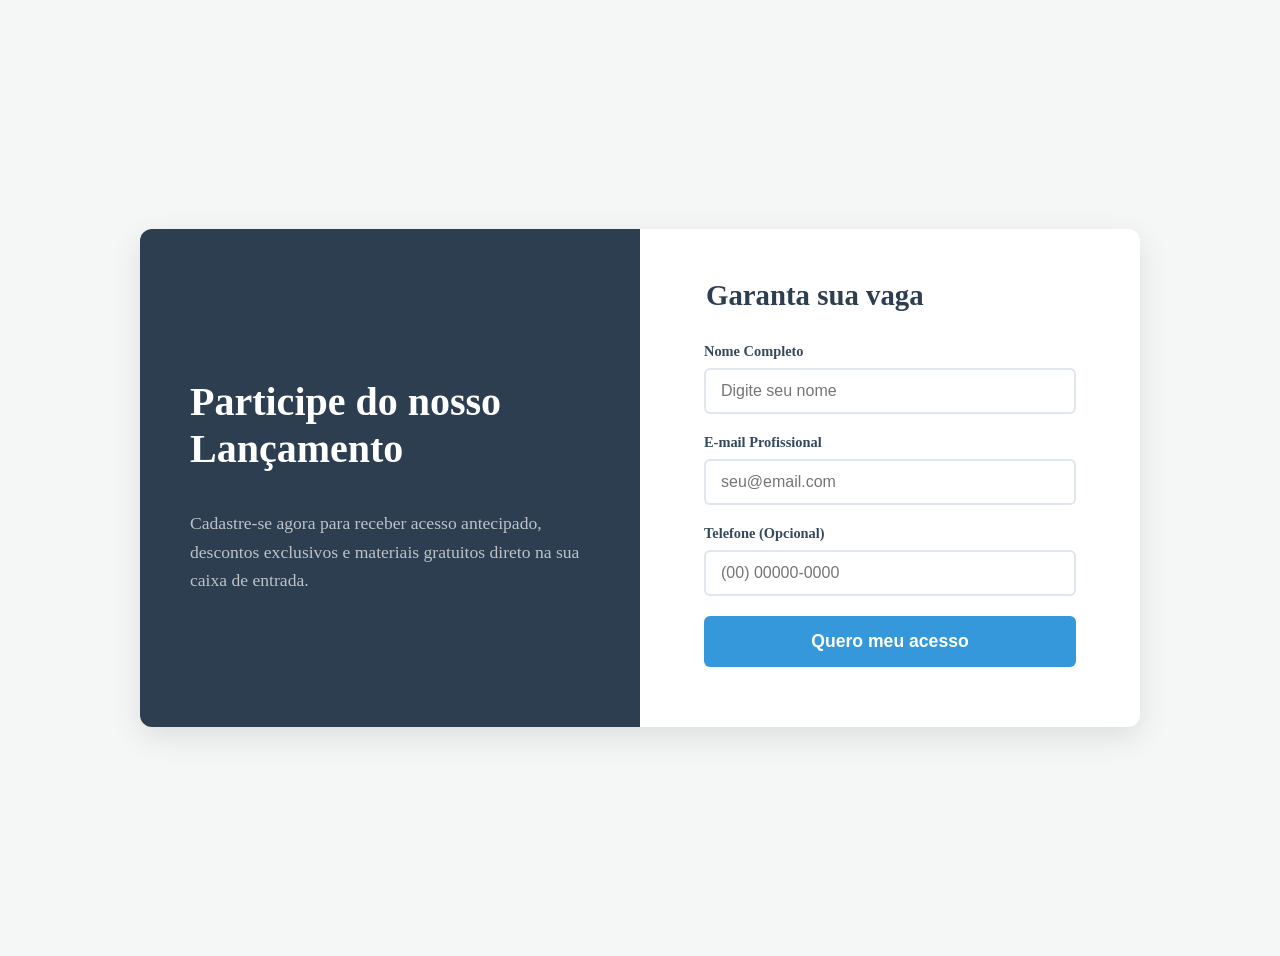
<file: Site2/index.html>
<!DOCTYPE html>
<html lang="pt-BR">

<head>
    <meta charset="UTF-8">
    <meta name="viewport" content="width=device-width, initial-scale=1.0">
    <title>Hotsite - Lançamento Exclusivo</title>
    <link rel="stylesheet" href="style.css">
</head>

<body>
    <main class="hotsite-container"> <!-- Coluna de Informação (Esquerda) -->
        <section class="hotsite-info">
            <h1>Participe do nosso Lançamento</h1>
            <p>Cadastre-se agora para receber acesso antecipado, descontos exclusivos e materiais gratuitos direto na
                sua caixa de entrada.</p>
        </section> <!-- Coluna do Formulário (Direita) -->
        <section class="hotsite-form-wrapper">
            <form action="#" method="POST" class="cadastro-form">
                <fieldset>
                    <legend>Garanta sua vaga</legend>
                    <div class="input-group"> <label for="nome">Nome Completo</label> <input type="text" id="nome"
                            name="nome" required placeholder="Digite seu nome"> </div>
                    <div class="input-group"> <label for="email">E-mail Profissional</label> <input type="email"
                            id="email" name="email" required placeholder="seu@email.com"> </div>
                    <div class="input-group"> <label for="telefone">Telefone (Opcional)</label> <input type="tel"
                            id="telefone" name="telefone" placeholder="(00) 00000-0000"> </div> <button type="submit"
                        class="btn-submit">Quero meu acesso</button>
                </fieldset>
            </form>
        </section>
    </main>
</body>

</html>
</file>
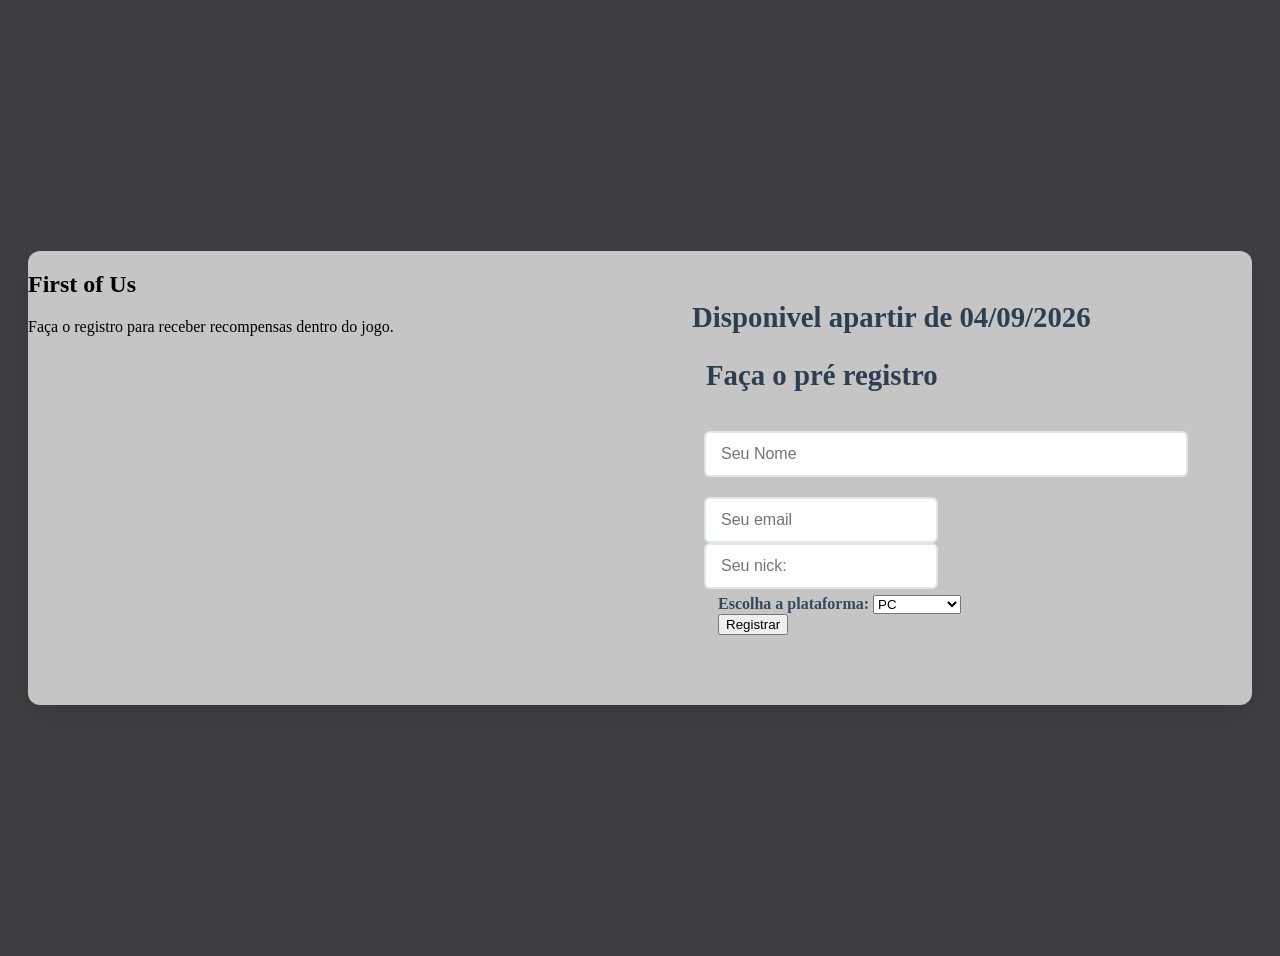
<file: Site2/index2.html>
<!DOCTYPE html>
<html lang="pt-BR" <head>
<meta charset="UTF-8">
<meta name="viewport" content="width=device-width, initial-scale=1.0">
<title>Pré Venda The First of Us</title>
<link rel="stylesheet" href="style2.css">
</head>

<body>
    <main class="hotsite-container">
        <section>
            <h1>First of Us</h1>
            <p>Faça o registro para receber recompensas dentro do jogo.</p>
        </section>
        <section class="hotsite-form-wrapper">
            <form action="#" method="POST" class="cadastro-form">
                <legend>Disponivel apartir de 04/09/2026</legend>
                <fieldset>
                    <legend>Faça o pré registro</legend>

                    <div class="input-group"><label for="nome"></label> <input type="text" id="nome" name="nome"
                            required placeholder="Seu Nome"> </div>

                    <div class="email"><label for="email"> </label> <input type="email" id="email" name="email" required
                            placeholder="Seu email"></div>

                    <div class="nickname"> <label for="nickname"></label><input type="text" id="nickname"
                            name="nickname" required placeholder="Seu nick:"></div>

                    <section>
                        <fieldset>
                            <div>
                                <label for="plataforma">Escolha a plataforma:</label>
                                <select id="plataforma" name="plataforma">
                                    <option value="PC" selected>PC</option>
                                    <option value="Playstation">Playstation</option>
                                    <option value="Xbox">Xbox</option>
                                    <option value="Nintendo">Nintendo</option>
                                </select>
                            </div>
                            
                            <div><button type="button">Registrar</button></div>
                        </fieldset>
                    </section>
                    </div>
                </fieldset>
        </section>

</body>
</file>
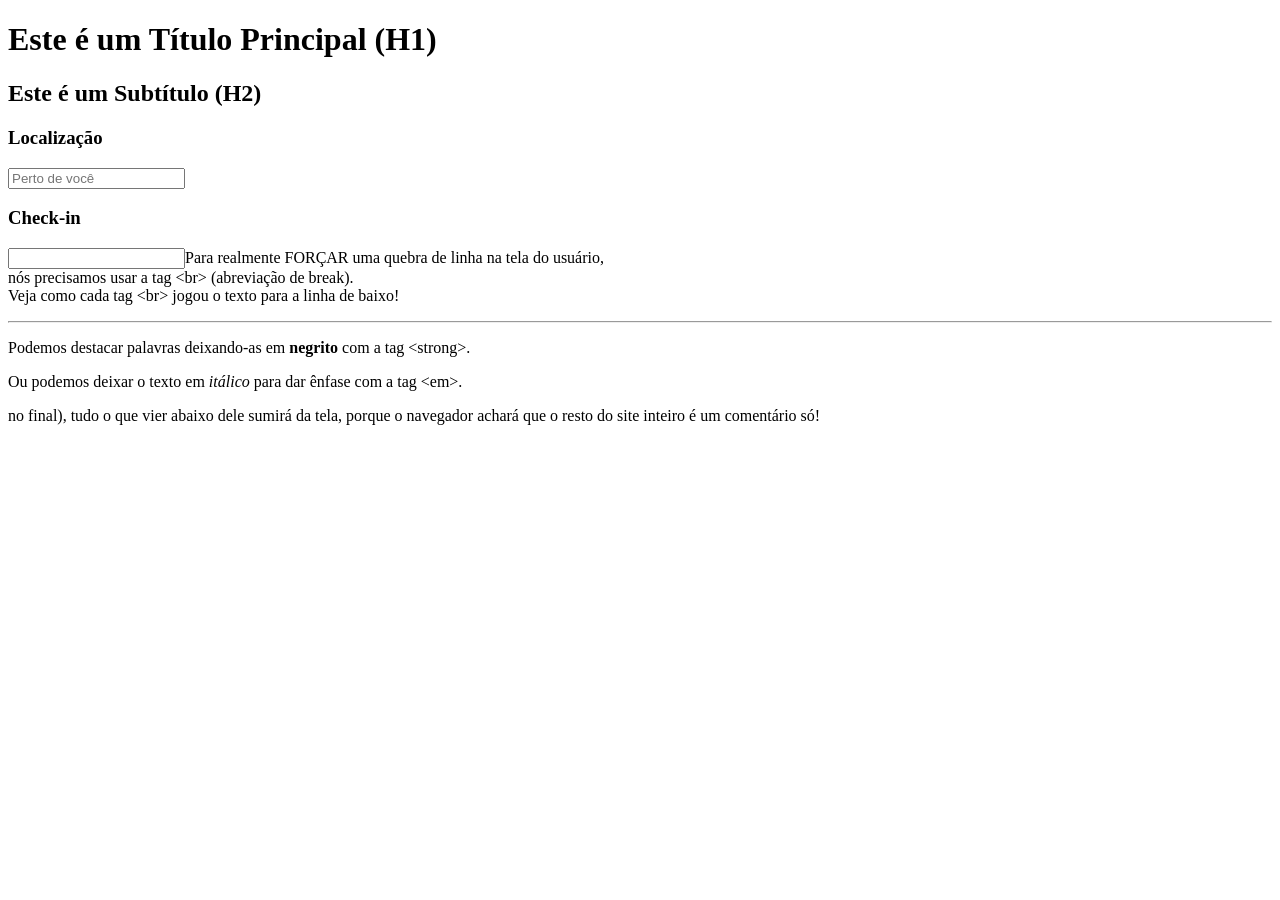
<file: src/exemplo2.html>
<!DOCTYPE html>
<html lang="pt-BR">

<head>
    <meta charset="UTF-8">
    <meta name="viewport" content="width=device-width, initial-scale=1.0">
    <title>Explicação Detalhada de HTML</title>
</head>

<body>
    <h1>Este é um Título Principal (H1)</h1>
    <h2>Este é um Subtítulo (H2)</h2>
    <h3>Localização</h3>
    <input type="Localização" placeholder="Perto de você">
    <h3>Check-in</h3>
    <input type=""



    <p>Para realmente FORÇAR uma quebra de linha na tela do usuário,<br>
        nós precisamos usar a tag &lt;br&gt; (abreviação de break).<br>
        Veja como cada tag &lt;br&gt; jogou o texto para a linha de baixo!</p>
    <hr>
    <p>Podemos destacar palavras deixando-as em <strong>negrito</strong> com a tag &lt;strong&gt;.</p>
    <p>Ou podemos deixar o texto em <em>itálico</em> para dar ênfase com a tag &lt;em&gt;.</p>


    no final),
    tudo o que vier abaixo dele sumirá da tela, porque o navegador achará que o resto do site inteiro é um comentário
    só!

</body>

</html>
</file>
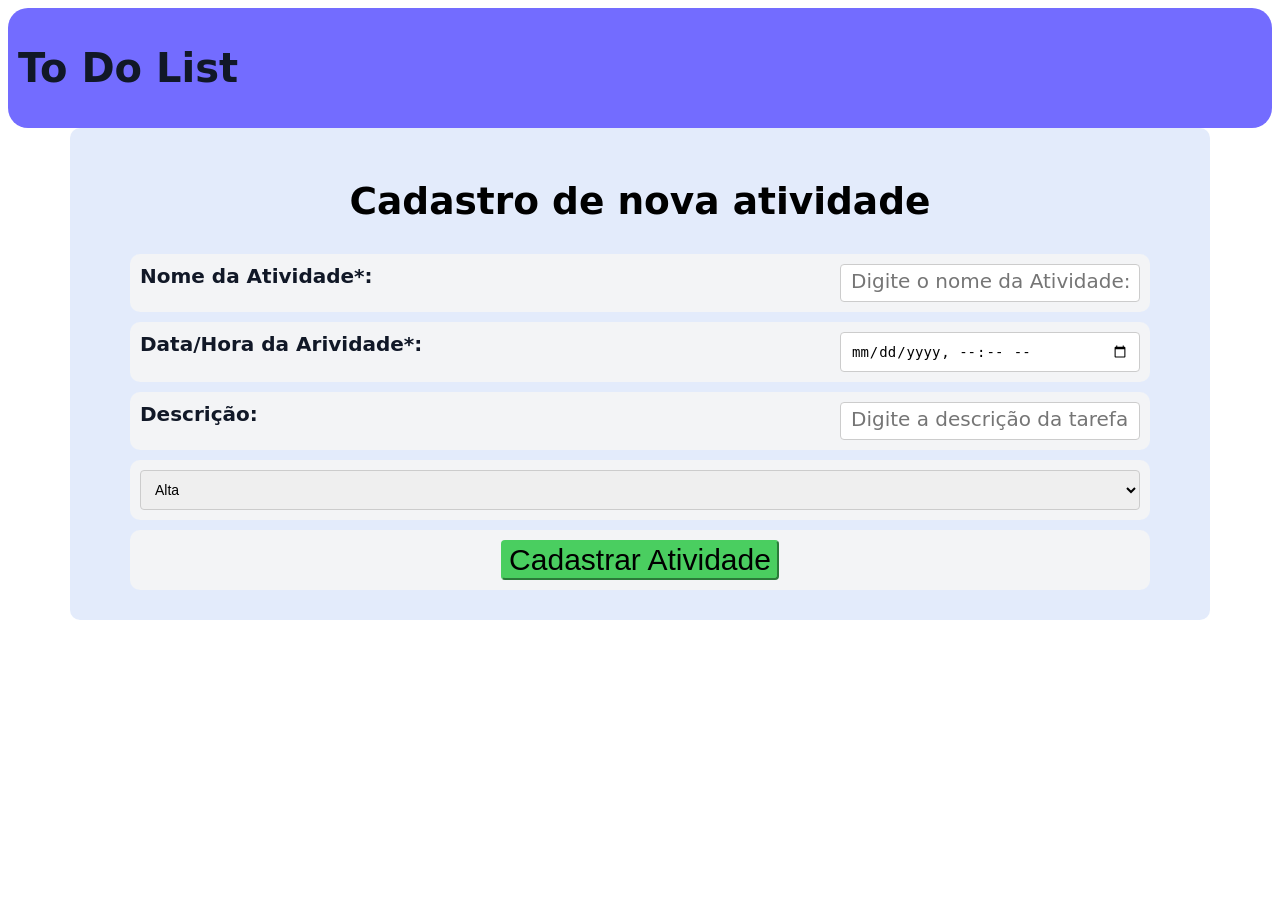
<file: To-DoList/ToDoSite.html>
<!DOCTYPE html>
<html lang="pt-BR">
<head>
    <meta charset="UTF-8">
    <meta name="viewport" content=""width=device-width, initial-scale="1.0">
    <title>To Do List</title>
    <link rel="stylesheet" href="style.css">
</head>

<body>
     <header class="topo">
        <h1>To Do List</h1>
     </header>

     <main class="container">
        <section id="cadastro">
            <h2>Cadastro de nova atividade</h2>
            <form id="formCadastro">

                <div class="form-group">
                    <label>Nome da Atividade*:</label>
                    <input type="text" id="nome" class="obrigatorio" placeholder="Digite o nome da Atividade:">
                </div>

                <div class="form-group">
                    <label for ="DataHora">Data/Hora da Arividade*:</label>
                    <input type="datetime-local" id="data-hora" name="data-hora">
                </div>

                <div class="form-group">
                    <label>Descrição:</label>
                    <input type="text" id="desc" class="opcional" placeholder="Digite a descrição da tarefa:">
                </div>

                <div class="form-group">
                    <select type="opções">
                        <option value="Selecione a prioridade...">Selecione a prioridade...</option>
                        <option value="Minima" selected>Minima</option>
                        <option value="Moderada" selected>Moderada</option>
                        <option value="Alta" selected>Alta</option>
                    </select>
                </div>
                
                <div class="form-group">
                    <button type="submit">Cadastrar Atividade</button>
                </div>

            </form>
        </section>
     </main>
</body>
</html>
</file>
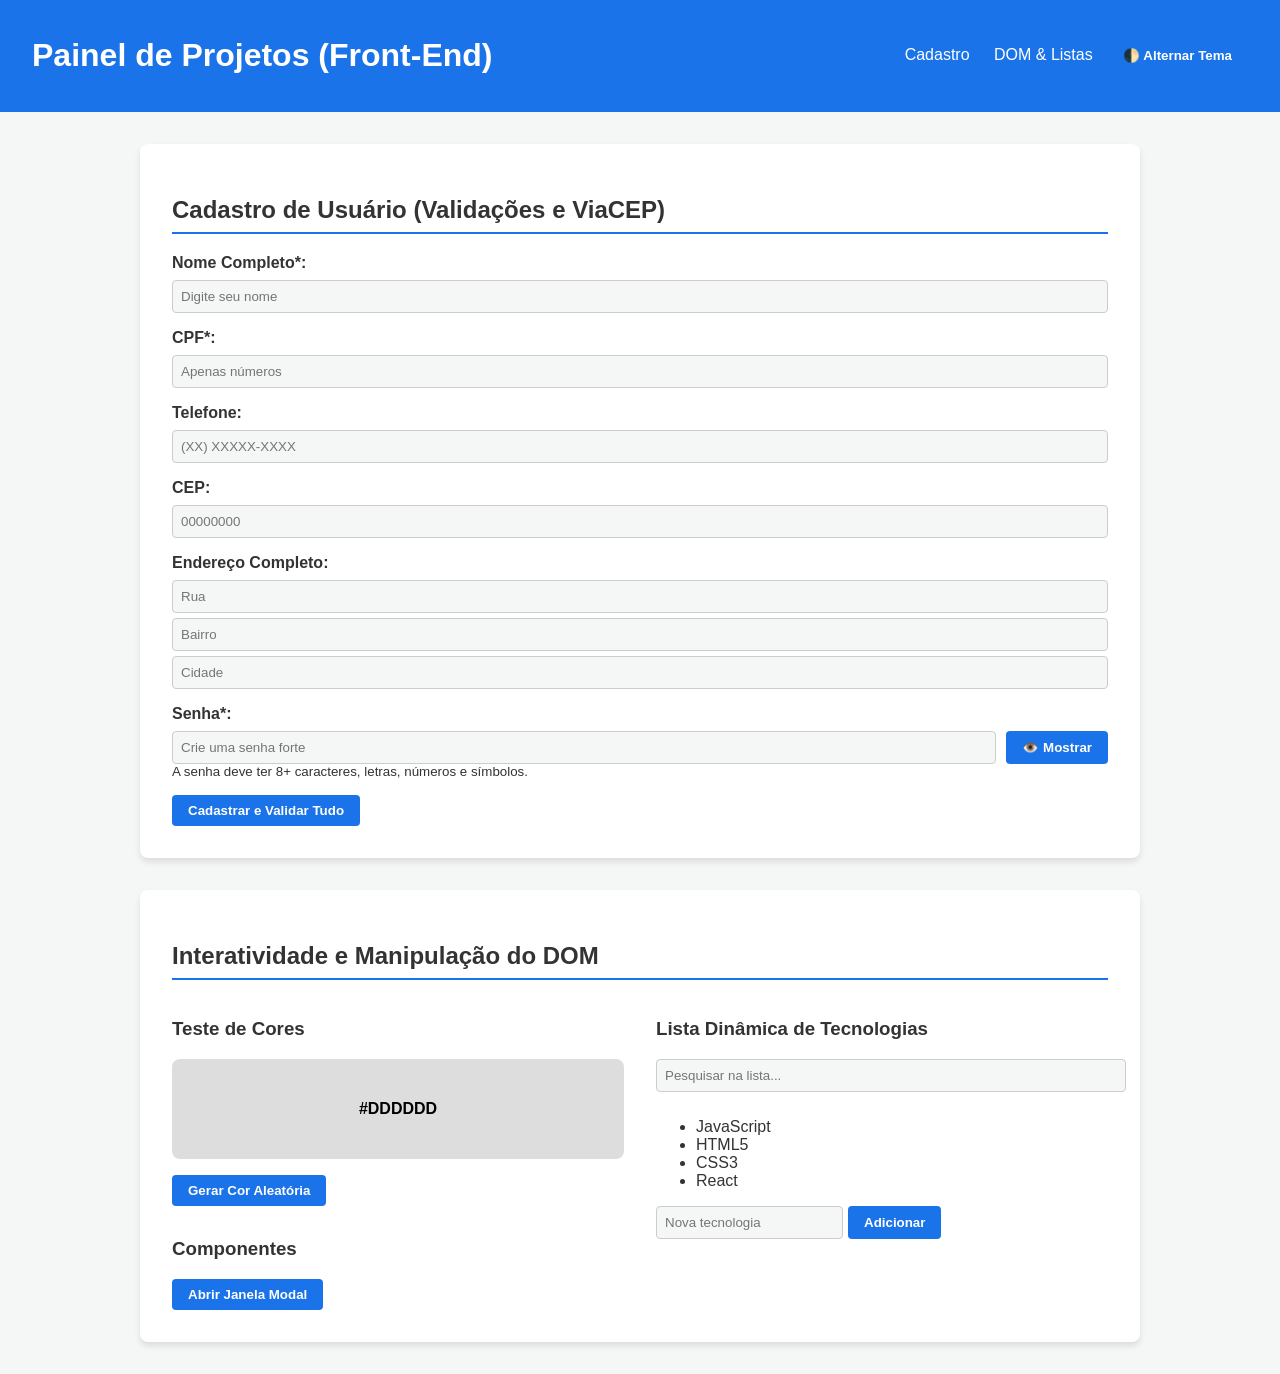
<file: To-DoList/Tiao e-commerce/exemplosTDS.html>
<!DOCTYPE html>
<html lang="pt-BR">
<head>
    <meta charset="UTF-8">
    <meta name="viewport" content="width=device-width, initial-scale=1.0">
    <title>Laboratório Front-End: Projetos</title>
    <style>
        :root {
            --bg-color: #f4f7f6;
            --text-color: #333;
            --primary-color: #1a73e8;
            --card-bg: #fff;
            --border-color: #ccc;
        }

        /* Dark Mode Variables */
        body.dark-theme {
            --bg-color: #121212;
            --text-color: #e0e0e0;
            --primary-color: #bb86fc;
            --card-bg: #1e1e1e;
            --border-color: #333;
        }

        body {
            font-family: 'Segoe UI', Tahoma, Geneva, Verdana, sans-serif;
            background-color: var(--bg-color);
            color: var(--text-color);
            margin: 0;
            padding: 0;
            transition: background-color 0.3s, color 0.3s;
        }

        header {
            background-color: var(--primary-color);
            color: white;
            padding: 1rem 2rem;
            display: flex;
            justify-content: space-between;
            align-items: center;
            position: sticky;
            top: 0;
            z-index: 100;
        }

        nav a {
            color: white;
            margin: 0 10px;
            text-decoration: none;
            cursor: pointer;
        }

        main {
            max-width: 1000px;
            margin: 2rem auto;
            padding: 0 1rem;
        }

        section {
            background-color: var(--card-bg);
            padding: 2rem;
            margin-bottom: 2rem;
            border-radius: 8px;
            box-shadow: 0 4px 6px rgba(0,0,0,0.1);
        }

        h2 { border-bottom: 2px solid var(--primary-color); padding-bottom: 0.5rem; }

        /* Formulários */
        .form-group { margin-bottom: 1rem; display: flex; flex-direction: column; }
        label { margin-bottom: 0.5rem; font-weight: bold; }
        input {
            padding: 0.5rem;
            border: 1px solid var(--border-color);
            border-radius: 4px;
            background-color: var(--bg-color);
            color: var(--text-color);
        }
        input.error { border-color: red; }
        .password-container { display: flex; gap: 10px; }
        .password-container input { flex-grow: 1; }

        button {
            background-color: var(--primary-color);
            color: white;
            border: none;
            padding: 0.5rem 1rem;
            border-radius: 4px;
            cursor: pointer;
            font-weight: bold;
            transition: opacity 0.2s;
        }
        button:hover { opacity: 0.8; }

        /* Lista e Filtro */
        #listaAlunos { list-style: none; padding: 0; }
        #listaAlunos li {
            padding: 0.5rem;
            border-bottom: 1px solid var(--border-color);
            display: flex;
            justify-content: space-between;
        }

        /* Modal */
        .modal-overlay {
            display: none;
            position: fixed;
            top: 0; left: 0; width: 100%; height: 100%;
            background-color: rgba(0,0,0,0.5);
            z-index: 1000;
        }
        .modal-content {
            background-color: var(--card-bg);
            margin: 10% auto;
            padding: 2rem;
            width: 50%;
            border-radius: 8px;
            position: relative;
        }
        .close-btn { position: absolute; top: 10px; right: 10px; cursor: pointer; font-size: 1.5rem; }

        /* Caixa de Cor Aleatória */
        #colorBox {
            width: 100%; height: 100px;
            background-color: #ddd;
            border-radius: 8px;
            display: flex; align-items: center; justify-content: center;
            margin-bottom: 1rem; font-weight: bold; color: #000;
        }
    </style>
</head>
<body>

    <header>
        <h1>Painel de Projetos (Front-End)</h1>
        <nav>
            <a onclick="rolarPara('cadastro')">Cadastro</a>
            <a onclick="rolarPara('interativo')">DOM & Listas</a>
            <button onclick="alternarTema()">🌓 Alternar Tema</button>
        </nav>
    </header>

    <main>
        <!-- SEÇÃO 1: FORMULÁRIO COM VALIDAÇÕES E API -->
        <section id="cadastro">
            <h2>Cadastro de Usuário (Validações e ViaCEP)</h2>
            <form id="formCadastro" onsubmit="validarFormulario(event)">
                <div class="form-group">
                    <label>Nome Completo*:</label>
                    <input type="text" id="nome" class="obrigatorio" placeholder="Digite seu nome">
                </div>
                
                <div class="form-group">
                    <label>CPF*:</label>
                    <input type="text" id="cpf" class="obrigatorio" placeholder="Apenas números" maxlength="11" onkeypress="apenasNumeros(event)" onblur="checarCPF()">
                    <small id="cpfFeedback" style="color:red; display:none;">CPF Inválido!</small>
                </div>

                <div class="form-group">
                    <label>Telefone:</label>
                    <input type="text" id="telefone" placeholder="(XX) XXXXX-XXXX" oninput="aplicarMascaraTelefone(event)">
                </div>

                <div class="form-group">
                    <label>CEP:</label>
                    <input type="text" id="cep" placeholder="00000000" maxlength="8" onblur="buscarCEP(this.value)">
                </div>

                <div class="form-group">
                    <label>Endereço Completo:</label>
                    <input type="text" id="rua" placeholder="Rua" readonly>
                    <input type="text" id="bairro" placeholder="Bairro" readonly style="margin-top:5px;">
                    <input type="text" id="cidade" placeholder="Cidade" readonly style="margin-top:5px;">
                </div>

                <div class="form-group">
                    <label>Senha*:</label>
                    <div class="password-container">
                        <input type="password" id="senha" class="obrigatorio" placeholder="Crie uma senha forte" onkeyup="checarForcaSenha()">
                        <button type="button" onclick="alternarVisibilidadeSenha('senha')">👁️ Mostrar</button>
                    </div>
                    <small id="senhaFeedback">A senha deve ter 8+ caracteres, letras, números e símbolos.</small>
                </div>

                <button type="submit">Cadastrar e Validar Tudo</button>
            </form>
        </section>

        <!-- SEÇÃO 2: MANIPULAÇÃO DE DOM, EVENTOS E CORES -->
        <section id="interativo">
            <h2>Interatividade e Manipulação do DOM</h2>
            
            <div style="display: flex; gap: 2rem;">
                <!-- Cores e Modais -->
                <div style="flex: 1;">
                    <h3>Teste de Cores</h3>
                    <div id="colorBox">#DDDDDD</div>
                    <button onclick="mudarCorCaixa()">Gerar Cor Aleatória</button>
                    
                    <h3 style="margin-top: 2rem;">Componentes</h3>
                    <button onclick="toggleModal('meuModal')">Abrir Janela Modal</button>
                </div>

                <!-- Lista Dinâmica -->
                <div style="flex: 1;">
                    <h3>Lista Dinâmica de Tecnologias</h3>
                    <input type="text" id="buscaLista" placeholder="Pesquisar na lista..." onkeyup="filtrarLista()" style="width: 100%; margin-bottom: 10px;">
                    
                    <ul id="listaTecnologias">
                        <li>JavaScript</li>
                        <li>HTML5</li>
                        <li>CSS3</li>
                        <li>React</li>
                    </ul>
                    
                    <div style="display: flex; gap: 5px; margin-top: 10px;">
                        <input type="text" id="novaTecnologia" placeholder="Nova tecnologia">
                        <button onclick="adicionarItem()">Adicionar</button>
                    </div>
                </div>
            </div>
        </section>
    </main>

    <!-- MODAL (Oculto por padrão) -->
    <div id="meuModal" class="modal-overlay">
        <div class="modal-content">
            <span class="close-btn" onclick="toggleModal('meuModal')">&times;</span>
            <h2>Informação Importante</h2>
            <p>Este é um modal criado puramente com HTML, CSS e JavaScript Vanilla. Excelente para exibir alertas, formulários de edição ou detalhes sem sair da página atual.</p>
            <button onclick="toggleModal('meuModal')">Entendi</button>
        </div>
    </div>

    <!-- SCRIPT JAVASCRIPT -->
    <script>
        // --- 1. MODO ESCURO (Dark Mode) ---
        function alternarTema() {
            document.body.classList.toggle('dark-theme');
        }

        // --- 2. SCROLL SUAVE ---
        function rolarPara(id) {
            document.getElementById(id).scrollIntoView({ behavior: 'smooth' });
        }

        // --- 3. VALIDAÇÕES E MÁSCARAS ---
        function apenasNumeros(event) {
            if (!/^[0-9]$/.test(event.key)) {
                event.preventDefault();
            }
        }

        function aplicarMascaraTelefone(event) {
            let valor = event.target.value.replace(/\D/g, '');
            if (valor.length > 11) valor = valor.slice(0, 11);
            if (valor.length > 2) valor = `(${valor.substring(0, 2)}) ${valor.substring(2)}`;
            if (valor.length > 9) valor = `${valor.substring(0, 10)}-${valor.substring(10)}`;
            event.target.value = valor;
        }

        function validarCpfLogica(cpf) {
            cpf = cpf.replace(/[^\d]+/g, ''); 
            if (cpf.length !== 11 || /^(\d)\1+$/.test(cpf)) return false;
            let soma = 0, resto;
            for (let i = 1; i <= 9; i++) soma += parseInt(cpf.substring(i - 1, i)) * (11 - i);
            resto = (soma * 10) % 11;
            if (resto == 10 || resto == 11) resto = 0;
            if (resto != parseInt(cpf.substring(9, 10))) return false;
            soma = 0;
            for (let i = 1; i <= 10; i++) soma += parseInt(cpf.substring(i - 1, i)) * (12 - i);
            resto = (soma * 10) % 11;
            if (resto == 10 || resto == 11) resto = 0;
            return resto == parseInt(cpf.substring(10, 11));
        }

        function checarCPF() {
            const input = document.getElementById('cpf');
            const feedback = document.getElementById('cpfFeedback');
            if (input.value && !validarCpfLogica(input.value)) {
                input.classList.add('error');
                feedback.style.display = 'block';
            } else {
                input.classList.remove('error');
                feedback.style.display = 'none';
            }
        }

        function alternarVisibilidadeSenha(id) {
            const input = document.getElementById(id);
            input.type = input.type === "password" ? "text" : "password";
        }

        function checarForcaSenha() {
            const senha = document.getElementById('senha').value;
            const feedback = document.getElementById('senhaFeedback');
            const regex = /^(?=.*[a-z])(?=.*[A-Z])(?=.*\d)(?=.*[@$!%*?&])[A-Za-z\d@$!%*?&]{8,}$/;
            
            if(senha.length === 0) {
                feedback.style.color = 'inherit';
                feedback.innerText = "A senha deve ter 8+ caracteres, letras, números e símbolos.";
            } else if (regex.test(senha)) {
                feedback.style.color = 'green';
                feedback.innerText = "✓ Senha Forte!";
            } else {
                feedback.style.color = 'orange';
                feedback.innerText = "⚠️ Senha fraca. Siga os requisitos.";
            }
        }

        // --- 4. CONSUMO DE API (ViaCEP) ---
        async function buscarCEP(cep) {
            const cepLimpo = cep.replace(/\D/g, '');
            if (cepLimpo.length === 8) {
                try {
                    const response = await fetch(`https://viacep.com.br/ws/${cepLimpo}/json/`);
                    const data = await response.json();
                    if (!data.erro) {
                        document.getElementById('rua').value = data.logradouro;
                        document.getElementById('bairro').value = data.bairro;
                        document.getElementById('cidade').value = data.localidade + ' - ' + data.uf;
                    } else {
                        alert("CEP não encontrado!");
                    }
                } catch (error) {
                    console.error("Erro na busca:", error);
                }
            }
        }

        // --- 5. VALIDAÇÃO FINAL DO FORMULÁRIO ---
        function validarFormulario(event) {
            event.preventDefault(); // Evita o reload da página
            const campos = document.querySelectorAll('.obrigatorio');
            let formValido = true;

            campos.forEach(campo => {
                if (campo.value.trim() === '') {
                    campo.classList.add('error');
                    formValido = false;
                } else {
                    campo.classList.remove('error');
                }
            });

            if(!validarCpfLogica(document.getElementById('cpf').value)) formValido = false;

            if (formValido) {
                alert("Formulário validado e enviado com sucesso!");
                document.getElementById('formCadastro').reset(); // Limpa o formulário
            } else {
                alert("Por favor, preencha todos os campos obrigatórios corretamente.");
            }
        }

        // --- 6. MANIPULAÇÃO DE DOM E CORES ---
        function gerarCorAleatoria() {
            const letras = '0123456789ABCDEF';
            let cor = '#';
            for (let i = 0; i < 6; i++) cor += letras[Math.floor(Math.random() * 16)];
            return cor;
        }

        function mudarCorCaixa() {
            const box = document.getElementById('colorBox');
            const novaCor = gerarCorAleatoria();
            box.style.backgroundColor = novaCor;
            box.innerText = novaCor;
        }

        function toggleModal(id) {
            const modal = document.getElementById(id);
            modal.style.display = modal.style.display === "block" ? "none" : "block";
        }

        function adicionarItem() {
            const input = document.getElementById('novaTecnologia');
            const texto = input.value.trim();
            if (texto !== "") {
                const li = document.createElement('li');
                li.innerText = texto;
                
                // Adiciona um botão de remover dinamicamente
                const btnRemover = document.createElement('button');
                btnRemover.innerText = 'X';
                btnRemover.style.padding = '2px 5px';
                btnRemover.style.backgroundColor = 'red';
                btnRemover.onclick = function() { li.remove(); };
                
                li.appendChild(btnRemover);
                document.getElementById('listaTecnologias').appendChild(li);
                input.value = ""; // Limpa o input
            }
        }

        function filtrarLista() {
            const filtro = document.getElementById('buscaLista').value.toLowerCase();
            const lis = document.getElementById('listaTecnologias').getElementsByTagName('li');
            for (let i = 0; i < lis.length; i++) {
                const texto = lis[i].textContent || lis[i].innerText;
                // Ajuste para não pesquisar o "X" do botão de remover
                const textoLimpo = texto.replace('X', '').trim();
                lis[i].style.display = textoLimpo.toLowerCase().includes(filtro) ? "" : "none";
            }
        }
    </script>
</body>
</html>
</file>
<file: Site2/style.css>
style.css

/* --- Reset e Variáveis --- */
* {
    margin: 0;
    padding: 0;
    box-sizing: border-box;
    font-family: 'Segoe UI', Tahoma, Geneva, Verdana, sans-serif;
}

body {
    background-color: #f4f7f6;
    display: flex;
    justify-content: center;
    align-items: center;
    min-height: 100vh;
    padding: 20px;
}

/* --- Layout Flexível com CSS Grid --- */
.hotsite-container {
    background: #ffffff;
    max-width: 1000px;
    width: 100%;
    border-radius: 12px;
    box-shadow: 0 10px 30px rgba(0, 0, 0, 0.1);
    display: grid;
    grid-template-columns: 1fr 1fr;
    /* Duas colunas iguais no desktop */
    overflow: hidden;
}

/* Coluna de Texto */
.hotsite-info {
    background: #2c3e50;
    color: #ffffff;
    padding: 50px;
    display: flex;
    flex-direction: column;
    justify-content: center;
}

.hotsite-info h1 {
    font-size: 2.5rem;
    margin-bottom: 20px;
}

.hotsite-info p {
    font-size: 1.1rem;
    line-height: 1.6;
    color: #bdc3c7;
}

/* --- Estilização Avançada de Formulários --- */
.hotsite-form-wrapper {
    padding: 50px;
}

fieldset {
    border: none;
}

legend {
    font-size: 1.8rem;
    font-weight: bold;
    color: #2c3e50;
    margin-bottom: 25px;
}

.input-group {
    display: flex;
    flex-direction: column;
    /* Flexbox para empilhar label e input */
    margin-bottom: 20px;
}

label {
    font-size: 0.9rem;
    font-weight: 600;
    color: #34495e;
    margin-bottom: 8px;
}

input {
    padding: 12px 15px;
    border: 2px solid #e0e6ed;
    border-radius: 6px;
    font-size: 1rem;
    transition: all 0.3s ease;
    outline: none;
}

/* Feedback visual de foco (Acessibilidade + UI/UX) */
input:focus {
    border-color: #3498db;
    box-shadow: 0 0 0 3px rgba(52, 152, 219, 0.2);
}

/* Estilização do Botão */
.btn-submit {
    width: 100%;
    padding: 15px;
    background-color: #3498db;
    color: white;
    border: none;
    border-radius: 6px;
    font-size: 1.1rem;
    font-weight: bold;
    cursor: pointer;
    transition: background-color 0.3s ease, transform 0.1s ease;
}

.btn-submit:hover {
    background-color: #2980b9;
}

.btn-submit:active {
    transform: scale(0.98);
}

/* --- Responsividade (Media Queries) --- */
@media (max-width: 768px) {
    .hotsite-container {
        grid-template-columns: 1fr;
        /* Muda para 1 coluna no mobile */
    }

    .hotsite-info {
        padding: 40px 30px;
        text-align: center;
    }

    .hotsite-form-wrapper {
        padding: 40px 30px;
    }
}
</file>
<file: Site2/style2.css>
style2.css

*{
    margin: 0;
    padding: 0;
    box-sizing: border-box;
    font-family: 'Segoe UI', Tahoma, Geneva, verdana, sans-serif;
}

body{
    background-color: #3f3e42;
    display: flex;
    justify-content: center;
    align-items:center;
    min-height: 100vh;
    padding: 20px;
}

.hotsite-container{
    background: #c5c5c5;
    max-width: 1000;
    width: 100%;
    border-radius: 12px;
    box-shadow: 0 10px 30px rgba(0, 0, 0, 0.1);
    display: grid;
    grid-template-columns: 1fr 1fr;
    overflow: hidden;
}

.hotsite-info{
    background: #000000;
    color: #ffff;
    padding: 50px;
    display: flex;
    flex-direction: column;
    justify-content: center;
}

.hotsite-info h1 {
    font-size: 2.5rem;
    margin-bottom: 20px;
}

.hotsite-info p{
    font-size: 1.1rem;
    line-height: 1.6;
    color: #bdc3c7
}

.hotsite-form-wrapper{
    padding:50px;
}

fieldset{
    border: 50px;
}

legend{
    font-size: 1.8rem;
    font-weight: bold;
    color: #2c3e50;
    margin-bottom: 25px;
}

.input-group{
    display: flex;
    flex-direction: column;
    margin-bottom: 20px;
}

label{
    font-size:0.9;
    font-weight: 600;
    color: #34495e;
    margin-bottom: 8px;
}

input{
    padding: 12px 15px;
    border: 2px solid #e0e6ed;
    border-radius: 6px;
    font-size: 1rem;
    transition: all 0.3 ease;
    outline: none;
}

input:focus {
    border-color: #3498db;
    box-shadow: 0 0 0 3px rgba(52, 152, 219, 0.2);
}
</file>
<file: To-DoList/style.css>
:root{
    --bg-color: #F3F4F6;
    --cards: #ffffff;
    --txt-prim: #111827;
    --txt-sec: #6b7280;
    --bordasDiv: #e5e7eb;
    --cor-principal: #736cff;
    --cor-sucesso: #70f0c5;
    --cor-atenção: #ef4444;
}

body{ 
    font-family: system-ui, -apple-system, BlinkMacSystemFont, 'Segoe UI', roboto, oxygen, Ubuntu, Cantarell, 'Open Sans', 'Helvetica Neue', sans-serif;
}


.topo{ 
    background-color: var(--cor-principal); color: var(--txt-prim); padding: 10px; 
    font-size: 20px;
    display: flex; 
    justify-content: space-between;
    border-radius: 20px;
}

.container{ 
    max-width: 1200px;
    margin: 0 auto;
    padding: 0 20px;
}

#cadastro{
    font-size: 25px;
    background-color: #ccdaf88a;
    display: flex;
    flex-direction: column;
    min-height: 100%;
    justify-content: space-between;
    align-items: center;
    border-radius: 10px ;
    padding: 20px;
    max-width: 1100px;
    margin: 0 auto;
}

.form-group{
    background-color: var(--bg-color); color: var(--txt-prim); padding: 10px;
    font-size: 16px;
    display: flex;
    justify-content: center;
    align-content: center;
    border-radius: none;
}

.form-group, label{
    margin-bottom: 10px;
    font-weight: bold;
    font-size: 20px;
    min-width: 700px;
    border-radius: 10px;
}

.form-group input, 
.form-group select {
    min-width: 300px;
    padding: 10px;
    font-size: 14px;
    border: 1px solid #ccc;
    border-radius: 4px;
    box-sizing: border-box;
    width: 100%;
    transition: border-color 0.3s ease;
}

.form-group button{
    font-size: 30px;
    border-radius: 4px;
    border-color: #4ace60;
    background-color: #4ace60;
    justify-self: center;
    align-self: center;
}

input::placeholder{
    font-family: system-ui, -apple-system, BlinkMacSystemFont, 'Segoe UI', roboto, oxygen, Ubuntu, Cantarell, 'Open Sans', 'Helvetica Neue', sans-serif;
    font-size: 20px;
}

.select{
    font-family: system-ui, -apple-system, BlinkMacSystemFont, 'Segoe UI', roboto, oxygen, Ubuntu, Cantarell, 'Open Sans', 'Helvetica Neue', sans-serif;
    font-size: 20px;
}
</file>
